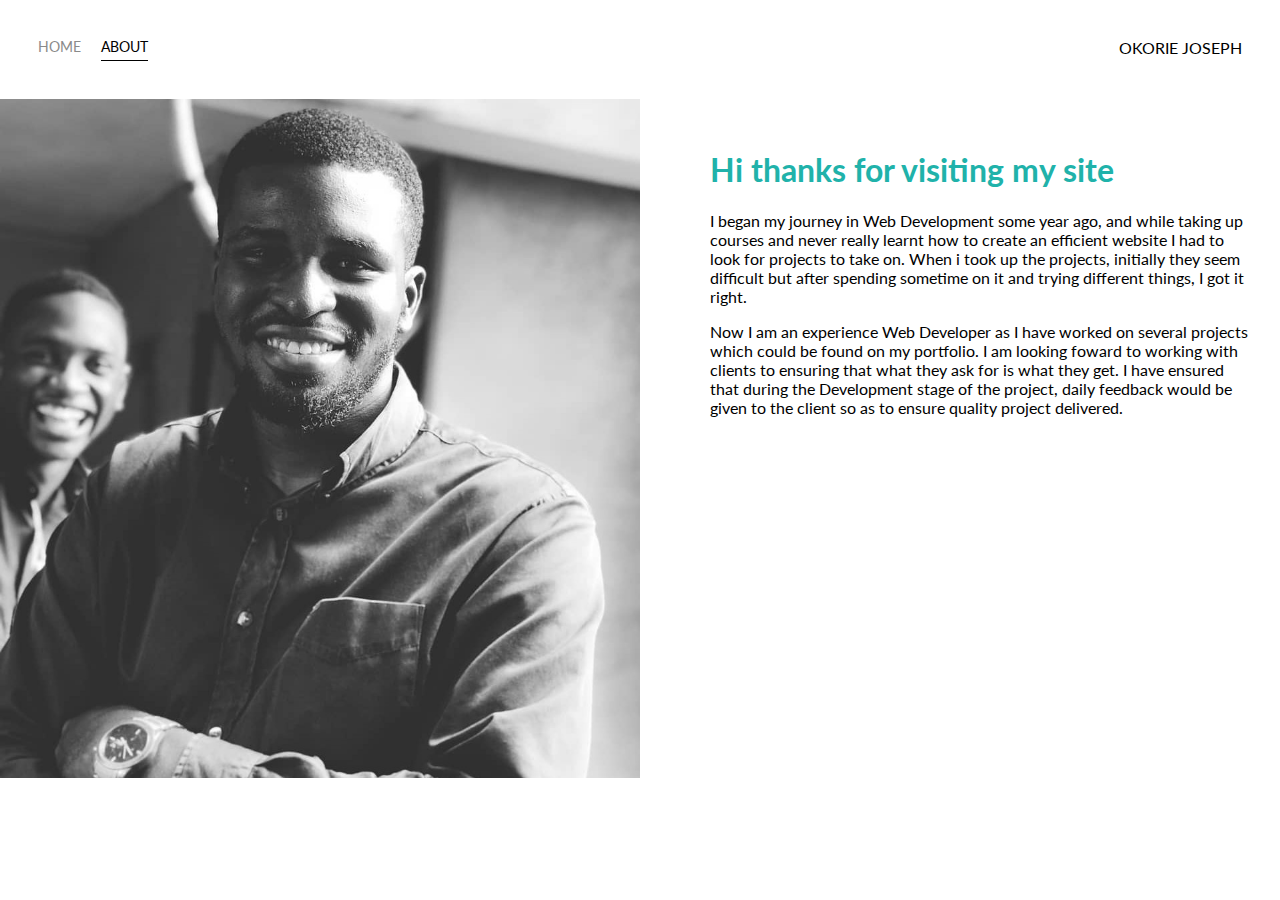
<file: about.html>
<!DOCTYPE html>
<html lang="en">
<head>
    <meta charset="UTF-8">
    <meta name="viewport" content="width=device-width, initial-scale=1.0">
    <link href="https://fonts.googleapis.com/css?family=Lato&display=swap" rel="stylesheet">
    <link href="./resources/css/style.css" type="text/css" rel="stylesheet">
    <title>About Me</title>
</head>
<body>
    <div class = 'container'>
        <div class = 'nav-wrapper'>
            <div class = 'left-side'>
                <div class = 'nav-link-wrapper'>
                    <a href = 'index.html'>Home</a>
                </div>
                <div class = 'nav-link-wrapper active-nav-link'>
                    <a href = 'about.html'>About</a>
                </div>
                
            </div>
            <div class = 'right-side'>
                <div class = 'brand'>
                    <div>OKORIE JOSEPH</div>
                </div>
                
            </div>
          
        </div>
        <div class = 'content-wrapper'>
            <div class = 'two-column-wrapper'>
                <div class = 'profile-img-wrapper'>
                    <img src ="resources/images/ifeanyi.jpg"/>
                </div>
                <div class = 'profile-content-wrapper'>
                    <h1>Hi thanks for visiting my site</h1>
                    <p>I began my journey in Web Development some year ago, and while taking up courses and never really learnt how to create an efficient website
                        I had to look for projects to take on. When i took up the projects, initially they seem difficult but after spending sometime on it and trying
                        different things, I got it right.
                    </p>
                    <p>Now I am an experience Web Developer as I have worked on several projects which could be found on my portfolio. I am looking foward to working with clients to ensuring
                        that what they ask for is what they get. I have ensured that during the Development stage of the project, daily feedback would be given to the client so as to
                        ensure quality project delivered.
                    </p>
                </div>
            </div>
        </div>  
    </div>

</body>
</html>
</file>
<file: resources/css/style.css>
body {
    margin: 0;
    font-family: 'Lato', sans-serif;
}

.container{
    display: grid;
    grid-template-columns: 1fr;
}

.nav-wrapper{
    display: flex;
    justify-content: space-between;
    padding: 38px;
}

.left-side{
    display: flex;
    
}
.nav-wrapper .left-side div{
    margin-right: 20px;
    font-size: 0.9em;
    text-transform: uppercase;
}

.nav-link-wrapper {
    height: 22px;
    border-bottom: 1px solid transparent;
    transition: border-bottom 0.5s linear;
}

.nav-link-wrapper a {
    color: #8a8a8a;
    text-decoration: none;
    transition: color 1s;
}
.nav-link-wrapper:hover{
    border-bottom: 1px solid black;
}
.nav-link-wrapper a:hover{
    color: black;
}

.active-nav-link {
    border-bottom: 1px solid black;
}
.active-nav-link a {
    color: black !important;
}
/*Portfolio styles*/

.portfolio-items-wrapper {
    display: grid;
    grid-template-columns: 1fr 1fr 1fr;
}
.portfolio-item-wrapper{
    position: relative;
}
.portfolio-background-img {
    height: 350px;
    width: 100%;
    background-size: cover;
    background-position: center;
    background-repeat: no-repeat;
}

.img-text-wrapper {
    position: absolute;
    top: 0;
    display: flex;
    flex-direction: column;
    justify-content: center;
    align-items: center;
    text-align: center;
    height: 100%;
    padding-left: 100px;
    padding-right: 100px;
}
.logo-wrapper img{
    width: 50%;
    margin-bottom: 20px;
    
}
/* needs to be more specific with selector */
.img-text-wrapper .subtitle{
    transition: 1s;
    color: transparent;
    font-weight: 600;
}
.img-text-wrapper:hover .subtitle {
    font-weight: 600;
    color: lightseagreen;
}

.img-darken {
    transition: 1s;
    filter: brightness(10%);
}

/* About page styles */
.two-column-wrapper{
    display: grid;
    grid-template-columns: 1fr 1fr;
}

.profile-img-wrapper img {
    width: 100%;
    margin-bottom: 80px;
    
    transition: transform 700ms linear 200ms;
}
.profile-img-wrapper img:hover {
    transform: scale(1.2);
    
    
}

.profile-content-wrapper{
    padding: 30px;
    margin-left: 40px;
}

.profile-content-wrapper h1{
    color: lightseagreen;
}
</file>
